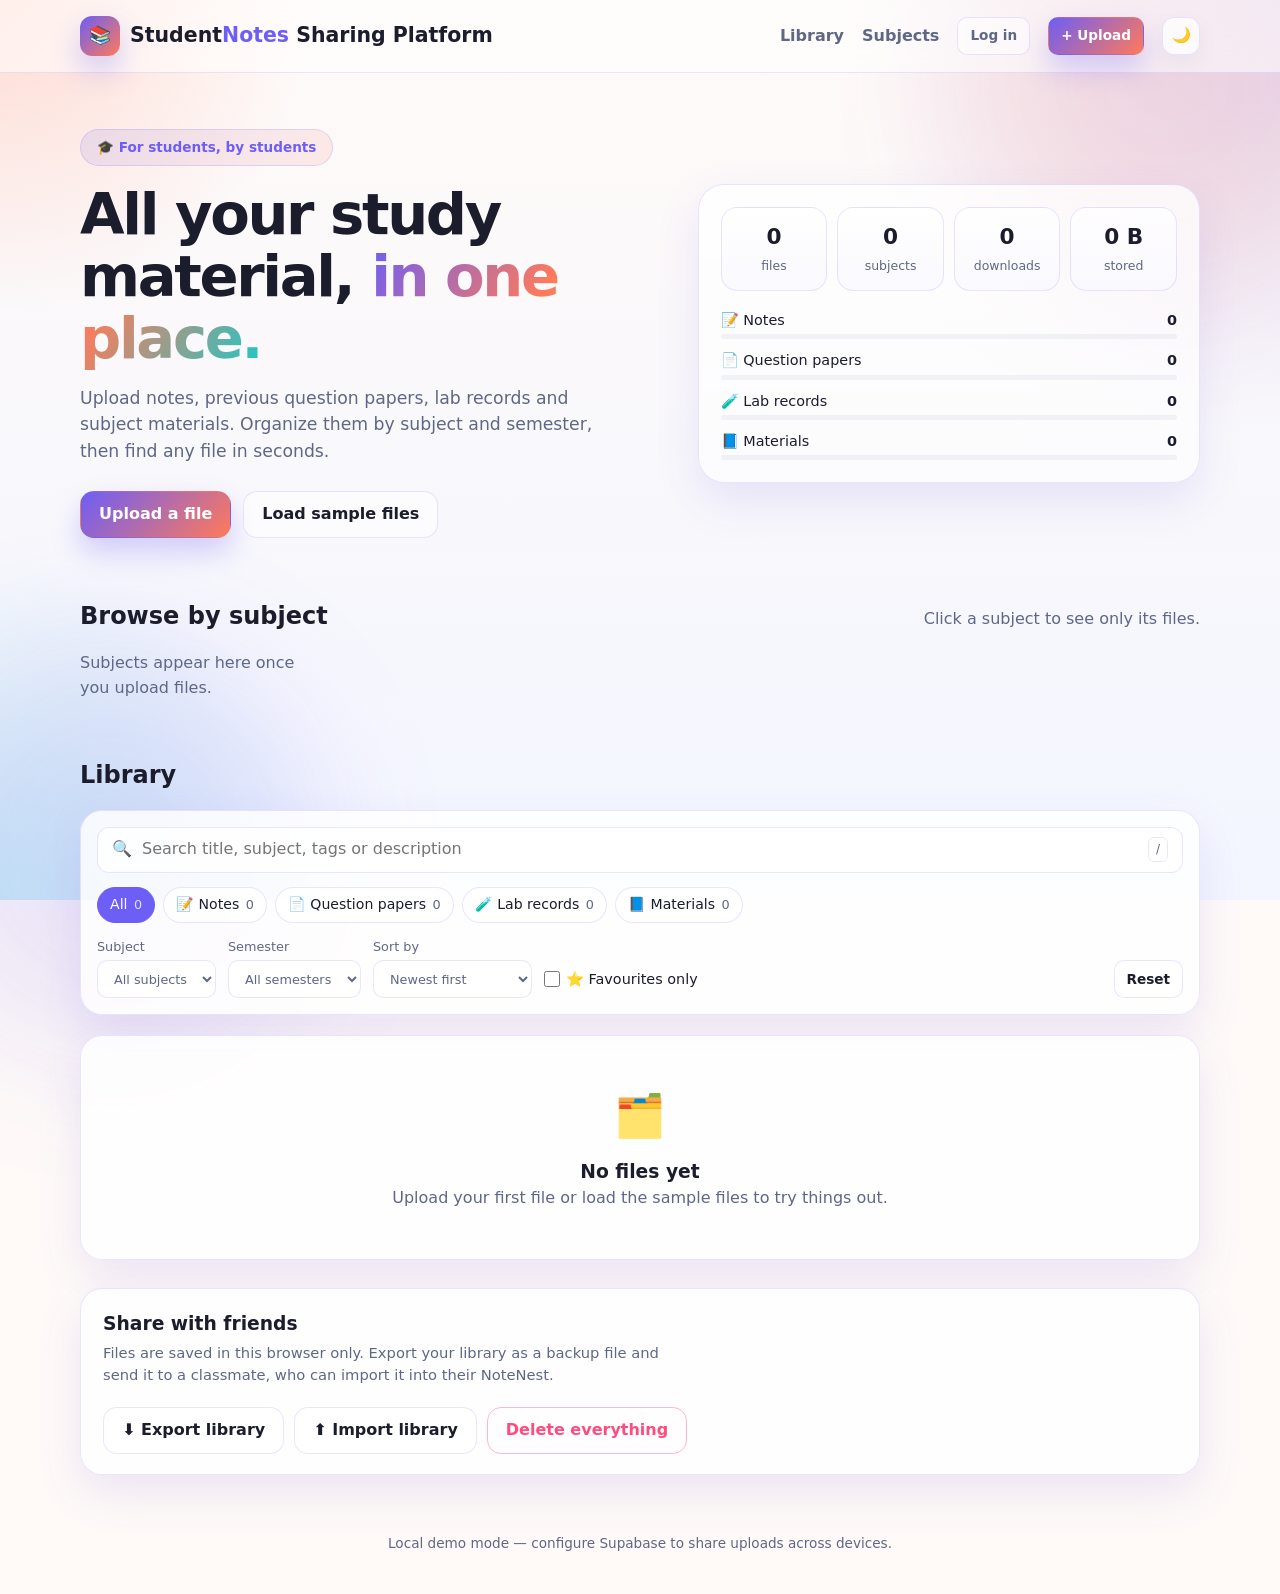
<file: index.html>
<!DOCTYPE html>
<html lang="en">
<head>
  <meta charset="UTF-8">
  <meta name="viewport" content="width=device-width, initial-scale=1.0">
  <title>Student Notes Sharing Platform</title>
  <meta name="description" content="A vibrant study library to organize notes, papers, labs and subject materials in a colorful digital space.">
  <link rel="stylesheet" href="style.css">
  <script>
    // Apply the saved theme before the page paints to avoid a flash
    try { document.documentElement.dataset.theme = localStorage.getItem('notenest-theme') || 'light'; } catch (e) {}
  </script>
</head>
<body>
  <header class="nav">
    <div class="container nav-inner">
      <a href="#top" class="logo">
        <span class="logo-mark" aria-hidden="true">📚</span>
        <span>Student<b>Notes</b> Sharing Platform</span>
      </a>
      <nav class="nav-links">
        <a class="nav-secondary" href="#library">Library</a>
        <a class="nav-secondary" href="#subjects">Subjects</a>
        <a class="btn ghost small nav-login" href="login.html">Log in</a>
        <button class="btn small primary" id="openUpload">+ Upload</button>
        <button class="icon-btn" id="themeToggle" title="Switch theme" aria-label="Switch theme">🌙</button>
      </nav>
    </div>
  </header>

  <main id="top">
    <section class="hero container">
      <div class="hero-text">
        <span class="pill">🎓 For students, by students</span>
        <h1>All your study material, <span class="grad">in one place.</span></h1>
        <p class="lead">Upload notes, previous question papers, lab records and subject materials. Organize them by subject and semester, then find any file in seconds.</p>
        <div class="hero-actions">
          <button class="btn primary" id="heroUpload">Upload a file</button>
          <button class="btn ghost" id="loadSamples">Load sample files</button>
        </div>
      </div>
      <div class="stats" id="stats" aria-live="polite"></div>
    </section>

    <section id="subjects" class="container section">
      <div class="section-head">
        <h2>Browse by subject</h2>
        <p class="muted">Click a subject to see only its files.</p>
      </div>
      <div class="subject-grid" id="subjectGrid"></div>
    </section>

    <section id="library" class="container section">
      <div class="section-head">
        <h2>Library</h2>
        <p class="muted" id="resultCount"></p>
      </div>

      <div class="toolbar card">
        <div class="search-box">
          <span aria-hidden="true">🔍</span>
          <input type="search" id="search" placeholder="Search title, subject, tags or description" autocomplete="off">
          <kbd>/</kbd>
        </div>
        <div class="type-chips" id="typeChips" role="group" aria-label="Filter by type"></div>
        <div class="filter-row">
          <label>Subject
            <select id="filterSubject"><option value="">All subjects</option></select>
          </label>
          <label>Semester
            <select id="filterSemester"><option value="">All semesters</option></select>
          </label>
          <label>Sort by
            <select id="sortBy">
              <option value="new">Newest first</option>
              <option value="old">Oldest first</option>
              <option value="az">Title A to Z</option>
              <option value="downloads">Most downloaded</option>
              <option value="size">Largest first</option>
            </select>
          </label>
          <label class="check">
            <input type="checkbox" id="favOnly"> ⭐ Favourites only
          </label>
          <button class="btn ghost small" id="resetFilters">Reset</button>
        </div>
      </div>

      <div class="file-grid" id="fileGrid"></div>

      <div class="empty card hidden" id="emptyState">
        <div class="empty-icon" aria-hidden="true">🗂️</div>
        <h3 id="emptyTitle">No files yet</h3>
        <p class="muted" id="emptyText">Upload your first file or load the sample files to try things out.</p>
      </div>

      <div class="backup card">
        <div>
          <h3>Share with friends</h3>
          <p class="muted">Files are saved in this browser only. Export your library as a backup file and send it to a classmate, who can import it into their NoteNest.</p>
        </div>
        <div class="backup-actions">
          <button class="btn ghost" id="exportBtn">⬇ Export library</button>
          <label class="btn ghost" for="importInput">⬆ Import library</label>
          <input type="file" id="importInput" accept=".json,application/json" hidden>
          <button class="btn danger-ghost" id="clearAll">Delete everything</button>
        </div>
      </div>
    </section>
  </main>

  <footer class="footer">
    <div class="container">Cloud sharing requires Supabase configuration. See README.md for setup instructions.</div>
  </footer>

  <!-- Upload / edit dialog -->
  <dialog id="uploadDialog" class="modal">
    <form id="uploadForm" method="dialog" novalidate>
      <div class="modal-head">
        <h2 id="uploadTitle">Upload a file</h2>
        <button type="button" class="icon-btn" data-close aria-label="Close">✕</button>
      </div>

      <div class="dropzone" id="dropzone" tabindex="0">
        <input type="file" id="fileInput" hidden>
        <div class="drop-icon" aria-hidden="true">📄</div>
        <p><b>Drag and drop</b> a file here, or <span class="link">browse</span></p>
        <p class="muted small">PDF, images, text, Word, PowerPoint or ZIP. Up to 25 MB.</p>
        <p class="file-picked hidden" id="filePicked"></p>
      </div>

      <div class="form-grid">
        <label class="full">Title *
          <input type="text" id="fTitle" maxlength="100" placeholder="e.g. Unit 3: Normalization notes" required>
        </label>
        <label>Subject *
          <input type="text" id="fSubject" list="subjectList" maxlength="60" placeholder="e.g. DBMS" required>
          <datalist id="subjectList"></datalist>
        </label>
        <label>Semester *
          <select id="fSemester" required></select>
        </label>
        <label>Type *
          <select id="fType" required></select>
        </label>
        <label>Uploaded by
          <input type="text" id="fAuthor" maxlength="40" placeholder="Your name">
        </label>
        <label class="full">Tags <span class="muted small">(comma separated)</span>
          <input type="text" id="fTags" maxlength="120" placeholder="unit 3, important, 2024">
        </label>
        <label class="full">Description
          <textarea id="fDesc" rows="3" maxlength="400" placeholder="What is inside this file?"></textarea>
        </label>
      </div>
      <p class="form-error hidden" id="formError" role="alert"></p>

      <div class="modal-actions">
        <button type="button" class="btn ghost" data-close>Cancel</button>
        <button type="submit" class="btn primary" id="saveBtn">Save file</button>
      </div>
    </form>
  </dialog>

  <!-- Preview dialog -->
  <dialog id="previewDialog" class="modal wide">
    <div class="modal-head">
      <div>
        <h2 id="pvTitle"></h2>
        <p class="muted small" id="pvMeta"></p>
      </div>
      <button type="button" class="icon-btn" data-close aria-label="Close">✕</button>
    </div>
    <div class="preview-body" id="pvBody"></div>
    <div class="modal-actions">
      <button type="button" class="btn ghost" data-close>Close</button>
      <button type="button" class="btn primary" id="pvDownload">⬇ Download</button>
    </div>
  </dialog>

  <div class="toasts" id="toasts" aria-live="polite"></div>

  <script src="config.js"></script>
  <script src="db.js"></script>
  <script src="sample.js"></script>
  <script src="app.js"></script>
</body>
</html>
</file>
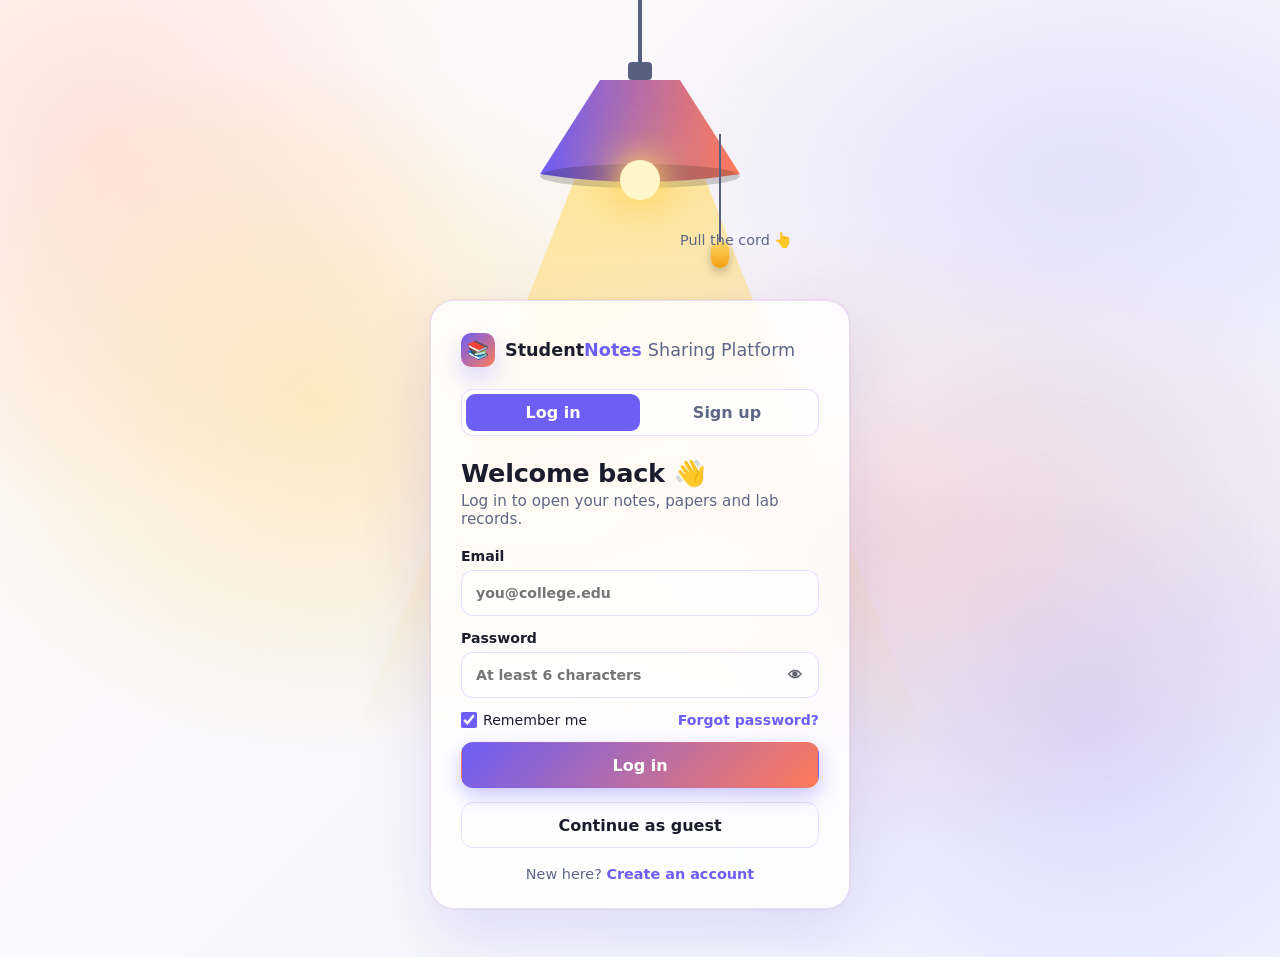
<file: login.html>
<!DOCTYPE html>
<html lang="en">
<head>
  <meta charset="UTF-8">
  <meta name="viewport" content="width=device-width, initial-scale=1.0">
  <title>Student Notes Sharing Platform</title>
  <meta name="description" content="Log in to Student Notes Sharing Platform to explore and share study notes. Pull the lamp cord to switch between dark and light.">
  <link rel="stylesheet" href="login.css">
  <script>
    // Same theme key as the main page, applied before paint
    try { document.documentElement.dataset.theme = localStorage.getItem('notenest-theme') || 'light'; } catch (e) {}
  </script>
</head>
<body>
  <main class="room">
    <section class="lamp-side" aria-label="Lamp">
      <div class="lamp" id="lamp">
        <div class="lamp-rod"></div>
        <svg class="lamp-shade" viewBox="0 0 220 130" aria-hidden="true">
          <defs>
            <linearGradient id="shadeGrad" x1="0" x2="1">
              <stop offset="0" class="shade-a"/>
              <stop offset="1" class="shade-b"/>
            </linearGradient>
          </defs>
          <rect x="98" y="0" width="24" height="18" rx="4" class="lamp-cap"/>
          <path d="M70 18 H150 L210 112 Q110 128 10 112 Z" fill="url(#shadeGrad)"/>
          <ellipse cx="110" cy="114" rx="100" ry="12" class="shade-rim"/>
          <circle cx="110" cy="118" r="20" class="bulb"/>
        </svg>
        <div class="beam" aria-hidden="true"></div>

        <button class="cord" id="cord" type="button" aria-label="Pull the cord to switch the light" title="Pull me (or press L)">
          <span class="cord-line"></span>
          <span class="cord-bead"></span>
        </button>
      </div>
      <p class="hint" id="hint">Pull the cord 👆</p>
    </section>

    <section class="login-side">
      <div class="login-card" id="card">
        <a class="brand" href="index.html">
          <span class="brand-mark" aria-hidden="true">📚</span>
          <span>Student<b>Notes</b> <span class="brand-sub">Sharing Platform</span></span>
        </a>

        <div class="tabs" role="tablist">
          <button class="tab active" id="tabLogin" role="tab" aria-selected="true" type="button">Log in</button>
          <button class="tab" id="tabSignup" role="tab" aria-selected="false" type="button">Sign up</button>
          <span class="tab-slider" aria-hidden="true"></span>
        </div>

        <h1 id="formTitle">Welcome back 👋</h1>
        <p class="sub" id="formSub">Log in to open your notes, papers and lab records.</p>

        <form id="authForm" novalidate>
          <label class="field hidden" id="nameField">
            <span>Full name</span>
            <input type="text" id="name" autocomplete="name" placeholder="e.g. Satya Kumar" maxlength="40">
          </label>
          <label class="field">
            <span>Email</span>
            <input type="email" id="email" autocomplete="email" placeholder="you@college.edu" required>
          </label>
          <label class="field">
            <span>Password</span>
            <div class="pw-wrap">
              <input type="password" id="password" autocomplete="current-password" placeholder="At least 6 characters" required minlength="6">
              <button type="button" class="pw-toggle" id="pwToggle" aria-label="Show password">👁</button>
            </div>
          </label>

          <div class="row">
            <label class="check"><input type="checkbox" id="remember" checked> Remember me</label>
            <button type="button" class="link-btn" id="forgot">Forgot password?</button>
          </div>

          <p class="msg hidden" id="msg" role="alert"></p>

          <button class="btn primary" type="submit" id="submitBtn">Log in</button>
          <button class="btn ghost" type="button" id="guestBtn">Continue as guest</button>
        </form>

        <p class="switch" id="switchText">New here? <button type="button" class="link-btn" id="switchBtn">Create an account</button></p>
      </div>
    </section>
  </main>

  <script src="login.js"></script>
</body>
</html>
</file>
<file: style.css>
/* NoteNest theme */
:root {
  --bg: #fffaf8;
  --bg-2: #f3f6ff;
  --card: rgba(255, 255, 255, 0.82);
  --card-border: rgba(115, 82, 255, 0.15);
  --text: #1b1d2d;
  --muted: #5f6787;
  --accent: #6d5ef6;
  --accent-2: #ff7a59;
  --accent-3: #1cc8c8;
  --accent-soft: rgba(109, 94, 246, 0.12);
  --danger: #ff4b7d;
  --success: #13b981;
  --input: rgba(255, 255, 255, 0.78);
  --shadow: 0 18px 45px rgba(96, 73, 210, 0.12);
  --shadow-hover: 0 26px 60px rgba(86, 64, 199, 0.18);
  --radius: 22px;
  --sat: 80%;
  --light: 58%;

  --t-notes: #6d5ef6;
  --t-papers: #ff668d;
  --t-lab: #14b8a6;
  --t-materials: #f59e0b;
}

:root[data-theme="dark"] {
  --bg: #0d1327;
  --bg-2: #161e3a;
  --card: rgba(19, 26, 46, 0.86);
  --card-border: rgba(148, 163, 184, 0.2);
  --text: #eef5ff;
  --muted: #aebce0;
  --accent: #8b7dff;
  --accent-2: #ff8d7a;
  --accent-3: #58d6d0;
  --accent-soft: rgba(139, 125, 255, 0.15);
  --danger: #ff7da3;
  --success: #5fe0a6;
  --input: rgba(15, 21, 38, 0.8);
  --shadow: 0 18px 45px rgba(3, 6, 15, 0.4);
  --shadow-hover: 0 24px 60px rgba(2, 5, 16, 0.5);
  --light: 65%;

  --t-notes: #8b7dff;
  --t-papers: #ff7da3;
  --t-lab: #58d6d0;
  --t-materials: #f5c451;
}

* { box-sizing: border-box; margin: 0; padding: 0; }
html { scroll-behavior: smooth; scroll-padding-top: 80px; }

body {
  font-family: system-ui, -apple-system, 'Segoe UI', Roboto, sans-serif;
  background:
    radial-gradient(circle at top left, rgba(255, 122, 89, 0.24), transparent 20%),
    radial-gradient(circle at top right, rgba(109, 94, 246, 0.20), transparent 28%),
    radial-gradient(circle at bottom left, rgba(28, 200, 200, 0.18), transparent 22%),
    linear-gradient(180deg, var(--bg), var(--bg-2));
  background-color: var(--bg);
  background-attachment: fixed;
  color: var(--text);
  line-height: 1.55;
  min-height: 100vh;
  overflow-x: hidden;
  position: relative;
}

body::before,
body::after {
  content: "";
  position: fixed;
  width: 26rem;
  height: 26rem;
  border-radius: 50%;
  filter: blur(70px);
  pointer-events: none;
  z-index: 0;
  opacity: 0.55;
}

body::before {
  top: -8rem;
  right: -6rem;
  background: rgba(255, 122, 89, 0.25);
}

body::after {
  bottom: -10rem;
  left: -6rem;
  background: rgba(109, 94, 246, 0.24);
}

main, header, footer { position: relative; z-index: 1; }

a { color: inherit; text-decoration: none; }
button, input, select, textarea { font: inherit; color: inherit; }
.container { width: min(1120px, 100% - 32px); margin-inline: auto; }
.hidden { display: none !important; }
.muted { color: var(--muted); }
.small { font-size: 0.85rem; }
mark { background: rgba(255, 191, 36, 0.25); color: inherit; border-radius: 3px; padding: 0 1px; }

/* Nav */
.nav {
  position: sticky; top: 0; z-index: 40;
  background: rgba(255, 255, 255, 0.55);
  backdrop-filter: blur(16px);
  border-bottom: 1px solid var(--card-border);
}
.nav-inner { display: flex; align-items: center; justify-content: space-between; height: 72px; gap: 12px; }
.logo { display: flex; align-items: center; gap: 10px; font-size: 1.28rem; font-weight: 700; }
.logo b { color: var(--accent); }
.logo-mark {
  display: grid; place-items: center; width: 40px; height: 40px; border-radius: 12px;
  background: linear-gradient(135deg, var(--accent), var(--accent-2)); font-size: 1.1rem;
  box-shadow: 0 14px 30px rgba(109, 94, 246, 0.3);
}
.nav-links { display: flex; align-items: center; gap: 18px; }
.nav-links a { color: var(--muted); font-weight: 600; }
.nav-links a:hover { color: var(--text); }

/* Buttons */
.btn {
  display: inline-flex; align-items: center; justify-content: center; gap: 6px;
  padding: 10px 18px; border-radius: 14px; border: 1px solid transparent;
  font-weight: 700; cursor: pointer; transition: transform .15s, box-shadow .15s, border-color .15s, background .15s;
  white-space: nowrap;
}
.btn:active { transform: translateY(1px); }
.btn:disabled { opacity: .6; cursor: wait; }
.btn.small { padding: 7px 12px; font-size: 0.85rem; border-radius: 10px; }
.btn.primary {
  background: linear-gradient(135deg, var(--accent), var(--accent-2));
  color: white;
  box-shadow: 0 14px 28px rgba(109, 94, 246, 0.28);
}
.btn.primary:hover { box-shadow: 0 20px 32px rgba(109, 94, 246, 0.32); }
:root[data-theme="dark"] .btn.primary { color: #f7f7ff; }
.btn.ghost { background: rgba(255,255,255,0.5); border-color: var(--card-border); }
.btn.ghost:hover { border-color: var(--accent); color: var(--accent); }
.btn.danger-ghost { background: transparent; border-color: color-mix(in srgb, var(--danger) 40%, transparent); color: var(--danger); }
.btn.danger-ghost:hover { background: color-mix(in srgb, var(--danger) 10%, transparent); }
.icon-btn {
  display: grid; place-items: center; width: 38px; height: 38px; border-radius: 12px;
  border: 1px solid var(--card-border); background: rgba(255,255,255,0.72); cursor: pointer; font-size: 0.95rem;
  box-shadow: 0 8px 18px rgba(94, 104, 148, 0.08);
}
.icon-btn:hover { border-color: var(--accent); }
:focus-visible { outline: 2px solid var(--accent); outline-offset: 2px; }

.card {
  background: var(--card); border: 1px solid var(--card-border);
  border-radius: var(--radius); box-shadow: var(--shadow);
}

/* Hero */
.hero { display: grid; grid-template-columns: 1.15fr 1fr; gap: 40px; align-items: center; padding: 56px 0 32px; }
.hero-text { animation: enter-left .7s ease both; }
.stats { animation: enter-right .7s .12s ease both; }
.pill {
  display: inline-block; padding: 7px 16px; border-radius: 999px; font-size: 0.85rem; font-weight: 700;
  background: linear-gradient(135deg, rgba(109, 94, 246, 0.12), rgba(255, 122, 89, 0.12));
  color: var(--accent); border: 1px solid rgba(109, 94, 246, 0.18);
}
.hero h1 { font-size: clamp(2.1rem, 4.8vw, 3.6rem); line-height: 1.08; margin: 18px 0 14px; letter-spacing: -0.04em; }
.grad { background: linear-gradient(120deg, var(--accent), var(--accent-2), var(--accent-3)); -webkit-background-clip: text; background-clip: text; color: transparent; }
.lead { color: var(--muted); font-size: 1.08rem; max-width: 520px; }
.hero-actions { display: flex; gap: 12px; margin-top: 26px; flex-wrap: wrap; }

.stats {
  background: linear-gradient(180deg, rgba(255,255,255,0.78), rgba(255,255,255,0.52));
  border: 1px solid var(--card-border); border-radius: 26px; box-shadow: var(--shadow); padding: 22px;
}
.stat-tiles { display: grid; grid-template-columns: repeat(4, 1fr); gap: 10px; margin-bottom: 18px; }
.stat { background: linear-gradient(180deg, rgba(255,255,255,0.72), rgba(248,248,255,0.8)); border: 1px solid var(--card-border); border-radius: 16px; padding: 12px 8px; text-align: center; }
.stat strong { display: block; font-size: 1.35rem; }
.stat span { font-size: 0.78rem; color: var(--muted); }
.type-bars { display: grid; gap: 10px; }
.type-bar { position: relative; display: flex; justify-content: space-between; font-size: 0.9rem; padding-bottom: 8px; }
.type-bar::after, .type-bar i { position: absolute; left: 0; bottom: 0; height: 5px; border-radius: 5px; content: ''; }
.type-bar::after { width: 100%; background: rgba(148, 163, 184, 0.12); }
.type-bar i { z-index: 1; background: var(--tc); transition: width .5s ease; }

.t-notes { --tc: var(--t-notes); }
.t-papers { --tc: var(--t-papers); }
.t-lab { --tc: var(--t-lab); }
.t-materials { --tc: var(--t-materials); }

/* Sections */
.section { padding: 28px 0; }
.section-head { display: flex; align-items: baseline; justify-content: space-between; gap: 12px; margin-bottom: 16px; flex-wrap: wrap; }
.section-head h2 { font-size: 1.5rem; }

.subject-grid { display: grid; grid-template-columns: repeat(auto-fill, minmax(210px, 1fr)); gap: 12px; }
.subject-tile {
  display: flex; align-items: center; gap: 12px; padding: 14px; text-align: left; cursor: pointer;
  background: linear-gradient(180deg, rgba(255,255,255,0.7), rgba(255,255,255,0.55)); border: 1px solid var(--card-border); border-radius: 18px; box-shadow: var(--shadow);
  transition: transform .15s, border-color .15s, box-shadow .15s;
}
.subject-tile:hover { transform: translateY(-2px); border-color: hsl(var(--hue) var(--sat) var(--light)); box-shadow: var(--shadow-hover); }
.subject-tile.active { border-color: hsl(var(--hue) var(--sat) var(--light)); background: hsl(var(--hue) var(--sat) var(--light) / 0.12); }
.subject-initial {
  display: grid; place-items: center; flex: none; width: 44px; height: 44px; border-radius: 14px;
  font-weight: 800; font-size: 1.15rem; color: #fff; background: hsl(var(--hue) var(--sat) var(--light));
  box-shadow: 0 14px 24px hsla(var(--hue) 90% 60% / 0.3);
}
.subject-info { display: flex; flex-direction: column; min-width: 0; }
.subject-info b { overflow: hidden; text-overflow: ellipsis; white-space: nowrap; }
.subject-info small { color: var(--muted); }

/* Toolbar */
.toolbar { padding: 16px; display: grid; gap: 14px; margin-bottom: 20px; }
.search-box {
  display: flex; align-items: center; gap: 10px; padding: 0 14px; height: 46px;
  background: var(--input); border: 1px solid var(--card-border); border-radius: 12px;
}
.search-box:focus-within { border-color: var(--accent); box-shadow: 0 0 0 3px color-mix(in srgb, var(--accent) 18%, transparent); }
.search-box input { flex: 1; border: 0; background: transparent; outline: none; min-width: 0; }
kbd { font-family: inherit; font-size: 0.75rem; padding: 2px 7px; border-radius: 6px; border: 1px solid var(--card-border); color: var(--muted); }

.type-chips { display: flex; gap: 8px; flex-wrap: wrap; }
.chip {
  padding: 6px 12px; border-radius: 999px; border: 1px solid var(--card-border); background: var(--input);
  cursor: pointer; font-size: 0.88rem; font-weight: 500;
}
.chip span { color: var(--muted); font-size: 0.8rem; margin-left: 2px; }
.chip:hover { border-color: var(--accent); }
.chip.active { background: var(--accent); border-color: var(--accent); color: #fff; }
.chip.active span { color: rgba(255, 255, 255, .8); }
:root[data-theme="dark"] .chip.active, :root[data-theme="dark"] .chip.active span { color: #11142a; }

.filter-row { display: flex; gap: 12px; flex-wrap: wrap; align-items: flex-end; }
.filter-row label { display: flex; flex-direction: column; gap: 4px; font-size: 0.8rem; color: var(--muted); font-weight: 500; }
.filter-row label.check { flex-direction: row; align-items: center; gap: 6px; font-size: 0.9rem; color: var(--text); height: 38px; cursor: pointer; }
.filter-row .btn { margin-left: auto; height: 38px; }
select, input[type="text"], textarea {
  background: var(--input); border: 1px solid var(--card-border); border-radius: 10px; padding: 8px 12px; min-height: 38px;
}
select:focus, input[type="text"]:focus, textarea:focus { outline: none; border-color: var(--accent); }
input[type="checkbox"] { accent-color: var(--accent); width: 16px; height: 16px; }

/* File cards */
.file-grid { display: grid; grid-template-columns: repeat(auto-fill, minmax(270px, 1fr)); gap: 16px; }
.file-card {
  position: relative; display: flex; flex-direction: column; gap: 8px; padding: 16px 16px 14px;
  background: linear-gradient(180deg, rgba(255,255,255,0.82), rgba(255,255,255,0.62)); border: 1px solid var(--card-border); border-radius: var(--radius);
  box-shadow: var(--shadow); overflow: hidden; transition: transform .18s, box-shadow .18s;
  animation: rise .3s ease both;
}
.file-card::before { content: ''; position: absolute; inset: 0 0 auto; height: 4px; background: var(--tc); }
.file-card:hover { transform: translateY(-3px); box-shadow: var(--shadow-hover); }
@keyframes rise { from { opacity: 0; transform: translateY(8px); } }
@keyframes enter-left { from { opacity: 0; transform: translateX(-22px); } }
@keyframes enter-right { from { opacity: 0; transform: translateX(22px); } }

.file-top { display: flex; justify-content: space-between; align-items: center; }
.type-badge {
  font-size: 0.75rem; font-weight: 600; padding: 3px 10px; border-radius: 999px;
  color: var(--tc); background: color-mix(in srgb, var(--tc) 12%, transparent);
}
.fav { background: none; border: 0; cursor: pointer; font-size: 1.25rem; line-height: 1; color: var(--muted); }
.fav.on { color: var(--accent-2); }
.fav:hover { transform: scale(1.15); }

.file-main { display: flex; align-items: center; gap: 12px; background: none; border: 0; text-align: left; cursor: pointer; padding: 4px 0; }
.ext {
  display: grid; place-items: center; flex: none; width: 46px; height: 54px; border-radius: 8px 14px 8px 8px;
  font-size: 0.7rem; font-weight: 800; letter-spacing: .03em; color: #fff; background: var(--tc);
}
:root[data-theme="dark"] .ext { color: #11142a; }
.file-title { font-weight: 650; font-size: 1.02rem; line-height: 1.3; }
.file-main:hover .file-title { color: var(--accent); }
.file-sub { display: flex; align-items: center; gap: 6px; font-size: 0.88rem; color: var(--muted); font-weight: 500; }
.dot { width: 9px; height: 9px; border-radius: 50%; background: hsl(var(--hue) var(--sat) var(--light)); }
.file-desc { font-size: 0.88rem; display: -webkit-box; -webkit-line-clamp: 2; -webkit-box-orient: vertical; overflow: hidden; }
.tags { display: flex; gap: 6px; flex-wrap: wrap; }
.tag { font-size: 0.75rem; padding: 2px 8px; border-radius: 6px; background: var(--bg-2); color: var(--muted); }
.file-meta { display: flex; gap: 12px; flex-wrap: wrap; font-size: 0.8rem; color: var(--muted); margin-top: auto; padding-top: 4px; }
.file-author { font-size: 0.8rem; color: var(--muted); }
.file-actions { display: flex; gap: 8px; align-items: center; padding-top: 10px; border-top: 1px dashed var(--card-border); }
.file-actions .btn { flex: 1; }

/* Empty and backup */
.empty { text-align: center; padding: 48px 20px; }
.empty-icon { font-size: 2.6rem; margin-bottom: 8px; }
.backup { display: flex; justify-content: space-between; align-items: center; gap: 20px; padding: 20px 22px; margin-top: 28px; flex-wrap: wrap; }
.backup h3 { margin-bottom: 4px; }
.backup p { max-width: 560px; font-size: 0.92rem; }
.backup-actions { display: flex; gap: 10px; flex-wrap: wrap; }

.footer { padding: 30px 0 40px; text-align: center; color: var(--muted); font-size: 0.85rem; }

/* Dialogs */
.modal {
  margin: auto; width: min(620px, calc(100% - 24px)); max-height: calc(100vh - 32px);
  border: 1px solid var(--card-border); border-radius: 20px; padding: 22px;
  background: var(--card); color: var(--text); box-shadow: 0 30px 80px rgba(0, 0, 0, .3);
}
.modal.wide { width: min(960px, calc(100% - 24px)); }
.modal::backdrop { background: rgba(15, 18, 32, .55); backdrop-filter: blur(3px); }
.modal[open] { animation: pop .2s ease; }
@keyframes pop { from { opacity: 0; transform: scale(.97); } }
.modal-head { display: flex; justify-content: space-between; align-items: flex-start; gap: 12px; margin-bottom: 16px; }
.modal-head h2 { font-size: 1.3rem; }
.modal-actions { display: flex; justify-content: flex-end; gap: 10px; margin-top: 18px; }

.dropzone {
  border: 2px dashed var(--card-border); border-radius: 14px; padding: 22px; text-align: center; cursor: pointer;
  background: var(--input); transition: border-color .15s, background .15s; margin-bottom: 16px;
}
.dropzone:hover, .dropzone.over { border-color: var(--accent); background: var(--accent-soft); }
.drop-icon { font-size: 2rem; }
.link { color: var(--accent); font-weight: 600; text-decoration: underline; }
.file-picked { margin-top: 10px; font-weight: 600; color: var(--success); word-break: break-all; }

.form-grid { display: grid; grid-template-columns: 1fr 1fr; gap: 12px; }
.form-grid label { display: flex; flex-direction: column; gap: 5px; font-size: 0.88rem; font-weight: 600; }
.form-grid .full { grid-column: 1 / -1; }
.form-grid textarea { resize: vertical; }
.form-error { margin-top: 12px; padding: 10px 12px; border-radius: 10px; color: var(--danger); background: color-mix(in srgb, var(--danger) 10%, transparent); font-size: 0.9rem; }

.preview-body {
  height: min(68vh, 720px); border-radius: 12px; overflow: auto;
  background: var(--input); border: 1px solid var(--card-border);
}
.preview-body iframe { width: 100%; height: 100%; border: 0; background: #fff; }
.preview-body pre { padding: 18px; font: 0.88rem/1.6 ui-monospace, Consolas, monospace; white-space: pre-wrap; word-break: break-word; }
.img-wrap { display: grid; place-items: center; min-height: 100%; padding: 16px; }
.img-wrap img { max-width: 100%; max-height: 64vh; border-radius: 8px; background: #fff; }
.no-preview { display: grid; place-content: center; text-align: center; height: 100%; padding: 20px; }

/* Toasts */
.toasts { position: fixed; bottom: 20px; right: 20px; display: grid; gap: 8px; z-index: 100; }
.toast {
  padding: 11px 16px; border-radius: 12px; background: var(--text); color: var(--bg); font-weight: 500; font-size: 0.92rem;
  box-shadow: var(--shadow-hover); animation: rise .25s ease; transition: opacity .3s, transform .3s; max-width: 320px;
}
.toast.success { background: var(--success); color: #fff; }
.toast.error { background: var(--danger); color: #fff; }
.toast.out { opacity: 0; transform: translateY(8px); }

/* Responsive */
@media (max-width: 860px) {
  .hero { grid-template-columns: 1fr; padding-top: 36px; gap: 28px; }
}
@media (max-width: 560px) {
  .nav-links .nav-secondary { display: none; }
  .stat-tiles { grid-template-columns: repeat(2, 1fr); }
  .form-grid { grid-template-columns: 1fr; }
  .filter-row label:not(.check) { flex: 1 1 140px; }
  .filter-row select { width: 100%; }
  .filter-row .btn { margin-left: 0; }
  .modal { padding: 16px; }
  .toasts { left: 16px; right: 16px; }
  .backup-actions .btn { flex: 1; }
}

@media (prefers-reduced-motion: reduce) {
  *, *::before, *::after { animation-duration: .01ms !important; animation-iteration-count: 1 !important; scroll-behavior: auto !important; }
}
</file>
<file: login.css>
/* Time Capsule login: pull the lamp cord to switch dark and light */
:root {
  --bg: #fffaf8;
  --bg-2: #f3f6ff;
  --text: #1b1d2d;
  --muted: #5f6787;
  --card: rgba(255, 255, 255, 0.82);
  --card-border: rgba(115, 82, 255, 0.18);
  --input: rgba(255, 255, 255, 0.78);
  --input-border: rgba(115, 82, 255, 0.18);
  --accent: #6d5ef6;
  --accent-2: #ff7a59;
  --accent-text: #ffffff;
  --danger: #ff4b7d;
  --success: #13b981;
  --shade-a: #6d5ef6;
  --shade-b: #ff7a59;
  --metal: #586080;
  --glow: rgba(255, 214, 102, 0.68);
  --beam-op: 1;
  --card-shadow: 0 30px 70px rgba(96, 73, 210, 0.16), 0 0 0 1px rgba(255, 122, 89, 0.12);
  --ease-spring: cubic-bezier(.34, 1.56, .64, 1);
}

:root[data-theme="dark"] {
  --bg: #0d1327;
  --bg-2: #161e3a;
  --text: #eef5ff;
  --muted: #aebce0;
  --card: rgba(19, 26, 46, 0.86);
  --card-border: rgba(148, 163, 184, 0.2);
  --input: rgba(15, 21, 38, 0.8);
  --input-border: rgba(148, 163, 184, 0.2);
  --accent: #8b7dff;
  --accent-2: #ff8d7a;
  --accent-text: #f7f7ff;
  --danger: #ff7da3;
  --success: #5fe0a6;
  --shade-a: #444064;
  --shade-b: #5a3e59;
  --metal: #626c91;
  --glow: rgba(255, 214, 102, 0);
  --beam-op: 0;
  --card-shadow: 0 30px 70px rgba(0, 0, 0, 0.5), 0 0 40px rgba(139, 125, 255, 0.12);
}

* { box-sizing: border-box; margin: 0; padding: 0; }
button, input { font: inherit; color: inherit; }
.hidden { display: none !important; }

body {
  font-family: system-ui, -apple-system, 'Segoe UI', Roboto, sans-serif;
  background:
    radial-gradient(circle at 8% 15%, rgba(255, 122, 89, 0.18), transparent 26%),
    radial-gradient(circle at 85% 75%, rgba(109, 94, 246, 0.2), transparent 30%),
    linear-gradient(135deg, var(--bg), var(--bg-2));
  background-color: var(--bg);
  color: var(--text);
  min-height: 100vh;
  overflow-x: hidden;
  transition: background-color .6s ease, color .4s ease;
}

.room {
  position: relative;
  display: grid;
  grid-template-columns: 1fr;
  align-content: start;
  min-height: 100vh;
  isolation: isolate;
  overflow-x: clip;
}

/* Warm glow that fills the room when the lamp is on */
.room::before {
  content: '';
  position: fixed; inset: 0; z-index: -1; pointer-events: none;
  background:
    radial-gradient(ellipse 45% 55% at 25% 45%, rgba(255, 210, 110, 0.4), transparent 70%),
    radial-gradient(ellipse 60% 50% at 70% 60%, rgba(255, 122, 89, 0.18), transparent 70%),
    radial-gradient(ellipse 55% 50% at 85% 20%, rgba(109, 94, 246, 0.15), transparent 70%);
  opacity: var(--beam-op);
  transition: opacity .6s ease;
}
/* Faint stars when the lamp is off */
.room::after {
  content: '';
  position: fixed; inset: 0; z-index: -1; pointer-events: none;
  background-image: radial-gradient(1px 1px at 20% 30%, #fff8, transparent),
                    radial-gradient(1px 1px at 80% 20%, #fff6, transparent),
                    radial-gradient(1.5px 1.5px at 60% 80%, #fff5, transparent),
                    radial-gradient(1px 1px at 35% 70%, #fff6, transparent),
                    radial-gradient(1px 1px at 90% 65%, #fff5, transparent),
                    radial-gradient(1px 1px at 10% 85%, #fff4, transparent);
  opacity: calc(1 - var(--beam-op));
  transition: opacity .6s ease;
}

/* ---------- Lamp ---------- */
.lamp-side { position: relative; display: flex; justify-content: center; align-items: flex-start; height: 300px; }

.lamp {
  position: relative;
  width: 220px;
  transform-origin: 50% 0;
  animation: lamp-arrive .8s .12s ease both;
}
@keyframes lamp-arrive { from { opacity: 0; transform: translateY(-14px); } }
.lamp.swing { animation: swing 1.4s ease-out; }
@keyframes swing {
  15% { transform: rotate(4deg); }
  35% { transform: rotate(-3deg); }
  55% { transform: rotate(2deg); }
  75% { transform: rotate(-1deg); }
}

.lamp-rod { width: 4px; height: 64px; margin: 0 auto; background: var(--metal); border-radius: 0 0 2px 2px; transition: background .4s; }
.lamp-shade { display: block; width: 220px; height: 130px; margin-top: -2px; position: relative; z-index: 2; overflow: visible; }
.shade-a { stop-color: var(--shade-a); transition: stop-color .4s; }
.shade-b { stop-color: var(--shade-b); transition: stop-color .4s; }
.lamp-cap { fill: var(--metal); }
.shade-rim { fill: rgba(0, 0, 0, 0.18); }
.bulb {
  fill: #4a4d63;
  transition: fill .3s ease, filter .3s ease;
}
:root[data-theme="light"] .bulb { fill: #fff6c9; filter: drop-shadow(0 0 14px #ffd666) drop-shadow(0 0 30px #ffc93d); }

/* Light beam under the shade */
.beam {
  position: absolute; left: 50%; top: 176px;
  width: 640px; height: 72vh;
  transform: translateX(-50%);
  clip-path: polygon(40% 0, 60% 0, 100% 100%, 0 100%);
  background: linear-gradient(180deg, rgba(255, 223, 128, 0.75), rgba(255, 223, 128, 0.18) 55%, transparent 90%);
  filter: blur(6px);
  opacity: var(--beam-op);
  transition: opacity .5s ease;
  pointer-events: none;
  z-index: 1;
}

/* Pull cord */
.cord {
  --pull: 0px;
  position: absolute; top: 134px; left: 172px;
  z-index: 3;
  width: 36px; padding: 0;
  display: flex; flex-direction: column; align-items: center;
  background: none; border: 0;
  cursor: grab; touch-action: none;
}
.cord:active { cursor: grabbing; }
.cord-line {
  display: block; width: 2px; height: calc(110px + var(--pull));
  background: var(--metal);
  transition: height .5s var(--ease-spring), background .4s;
}
.cord-bead {
  display: block; width: 18px; height: 26px; margin-top: -2px;
  border-radius: 9px 9px 11px 11px;
  background: linear-gradient(180deg, #ffd666, #f59e0b);
  box-shadow: 0 4px 10px rgba(0, 0, 0, 0.25);
  transition: transform .2s;
}
:root[data-theme="dark"] .cord-bead { box-shadow: 0 0 14px rgba(255, 200, 80, 0.55); }
.cord:hover .cord-bead { transform: scale(1.1); }
.cord.dragging .cord-line { transition: none; }
.cord:focus-visible { outline: none; }
.cord:focus-visible .cord-bead { outline: 2px solid var(--accent); outline-offset: 3px; }

.hint {
  position: absolute; top: 232px; left: 50%;
  transform: translateX(40px);
  font-size: 0.9rem; color: var(--muted);
  animation: nudge 2s ease-in-out infinite;
  pointer-events: none;
}
.hint.gone { opacity: 0; transition: opacity .4s; animation: none; }
@keyframes nudge { 50% { transform: translate(40px, 6px); } }

/* ---------- Login card ---------- */
.login-side { display: flex; align-items: flex-start; justify-content: center; padding: 0 24px 48px; }

.login-card {
  width: min(420px, 100%);
  padding: 32px 30px 26px;
  border-radius: 24px;
  background: var(--card);
  border: 1px solid var(--card-border);
  box-shadow: var(--card-shadow);
  backdrop-filter: blur(12px);
  transition: background .5s, border-color .5s, box-shadow .5s;
  animation: rise .65s .1s ease both;
}
@keyframes rise { from { opacity: 0; transform: translateY(14px); } }

.brand { display: flex; align-items: center; gap: 10px; font-weight: 700; font-size: 1.1rem; color: inherit; text-decoration: none; margin-bottom: 22px; }
.brand b { color: var(--accent); }
.brand-sub { font-weight: 500; color: var(--muted); }
.brand-mark {
  display: grid; place-items: center; width: 34px; height: 34px; border-radius: 10px;
  background: linear-gradient(135deg, var(--accent), var(--accent-2));
  box-shadow: 0 12px 24px rgba(109, 94, 246, 0.25);
}

.tabs {
  position: relative; display: grid; grid-template-columns: 1fr 1fr;
  padding: 4px; border-radius: 12px; background: var(--input); border: 1px solid var(--input-border);
  margin-bottom: 22px;
}
.tab { position: relative; z-index: 1; padding: 9px; border: 0; background: none; border-radius: 9px; font-weight: 600; cursor: pointer; color: var(--muted); transition: color .25s; }
.tab.active { color: var(--accent-text); }
.tab-slider {
  position: absolute; top: 4px; bottom: 4px; left: 4px; width: calc(50% - 4px);
  border-radius: 9px; background: var(--accent);
  transition: transform .35s var(--ease-spring), background .4s;
}
.tabs.signup .tab-slider { transform: translateX(100%); }

h1 { font-size: 1.6rem; letter-spacing: -0.01em; }
.sub { color: var(--muted); margin: 4px 0 20px; font-size: 0.95rem; }

form { display: grid; gap: 14px; }
.field { display: grid; gap: 6px; font-size: 0.88rem; font-weight: 600; }
.field input {
  width: 100%; height: 46px; padding: 0 14px;
  background: var(--input); border: 1px solid var(--input-border); border-radius: 12px;
  outline: none; transition: border-color .2s, box-shadow .2s, background .4s;
}
.field input:focus { border-color: var(--accent); box-shadow: 0 0 0 3px color-mix(in srgb, var(--accent) 20%, transparent); }
.field input.invalid { border-color: var(--danger); }
.pw-wrap { position: relative; }
.pw-wrap input { padding-right: 46px; }
.pw-toggle { position: absolute; right: 6px; top: 50%; transform: translateY(-50%); width: 36px; height: 36px; border: 0; background: none; cursor: pointer; border-radius: 8px; opacity: .7; }
.pw-toggle:hover { opacity: 1; }

.row { display: flex; justify-content: space-between; align-items: center; font-size: 0.88rem; }
.check { display: flex; align-items: center; gap: 6px; cursor: pointer; }
.check input { accent-color: var(--accent); width: 16px; height: 16px; }
.link-btn { background: none; border: 0; color: var(--accent); font-weight: 600; cursor: pointer; }
.link-btn:hover { text-decoration: underline; }

.msg { padding: 10px 12px; border-radius: 10px; font-size: 0.88rem; color: var(--danger); background: color-mix(in srgb, var(--danger) 12%, transparent); }
.msg.ok { color: var(--success); background: color-mix(in srgb, var(--success) 12%, transparent); }

.btn { height: 46px; border-radius: 12px; border: 1px solid transparent; font-weight: 650; cursor: pointer; transition: transform .15s, background .3s, box-shadow .3s; }
.btn:active { transform: translateY(1px); }
.btn:disabled { opacity: .65; cursor: wait; }
.btn.primary { background: linear-gradient(135deg, var(--accent), var(--accent-2)); color: var(--accent-text); box-shadow: 0 8px 20px color-mix(in srgb, var(--accent) 35%, transparent); }
.btn.primary:hover { filter: brightness(1.08); }
.btn.ghost { background: transparent; border-color: var(--input-border); }
.btn.ghost:hover { border-color: var(--accent); color: var(--accent); }

.switch { text-align: center; margin-top: 18px; font-size: 0.9rem; color: var(--muted); }

.shake { animation: shake .4s; }
@keyframes shake { 20%, 60% { transform: translateX(-6px); } 40%, 80% { transform: translateX(6px); } }

/* ---------- Small screens ---------- */
@media (max-width: 860px) {
  .lamp-side { height: 300px; }
  .lamp { transform: scale(.8); transform-origin: 50% 0; }
  .lamp.swing { animation: swing-sm 1.4s ease-out; }
  .lamp-rod { height: 40px; }
  .beam { top: calc(40px + 112px); height: 520px; width: 520px; }
  .cord { top: calc(40px + 70px); }
  .hint { top: 230px; }
  .login-side { padding: 0 16px 40px; align-items: flex-start; }
}
@keyframes swing-sm {
  0%, 100% { transform: scale(.8); }
  15% { transform: scale(.8) rotate(4deg); }
  35% { transform: scale(.8) rotate(-3deg); }
  55% { transform: scale(.8) rotate(2deg); }
  75% { transform: scale(.8) rotate(-1deg); }
}
@media (max-width: 420px) {
  .brand-sub { display: none; }
  .login-card { padding: 26px 20px 22px; }
}
@media (prefers-reduced-motion: reduce) {
  *, *::before, *::after { animation: none !important; transition: none !important; scroll-behavior: auto !important; }
}
</file>
